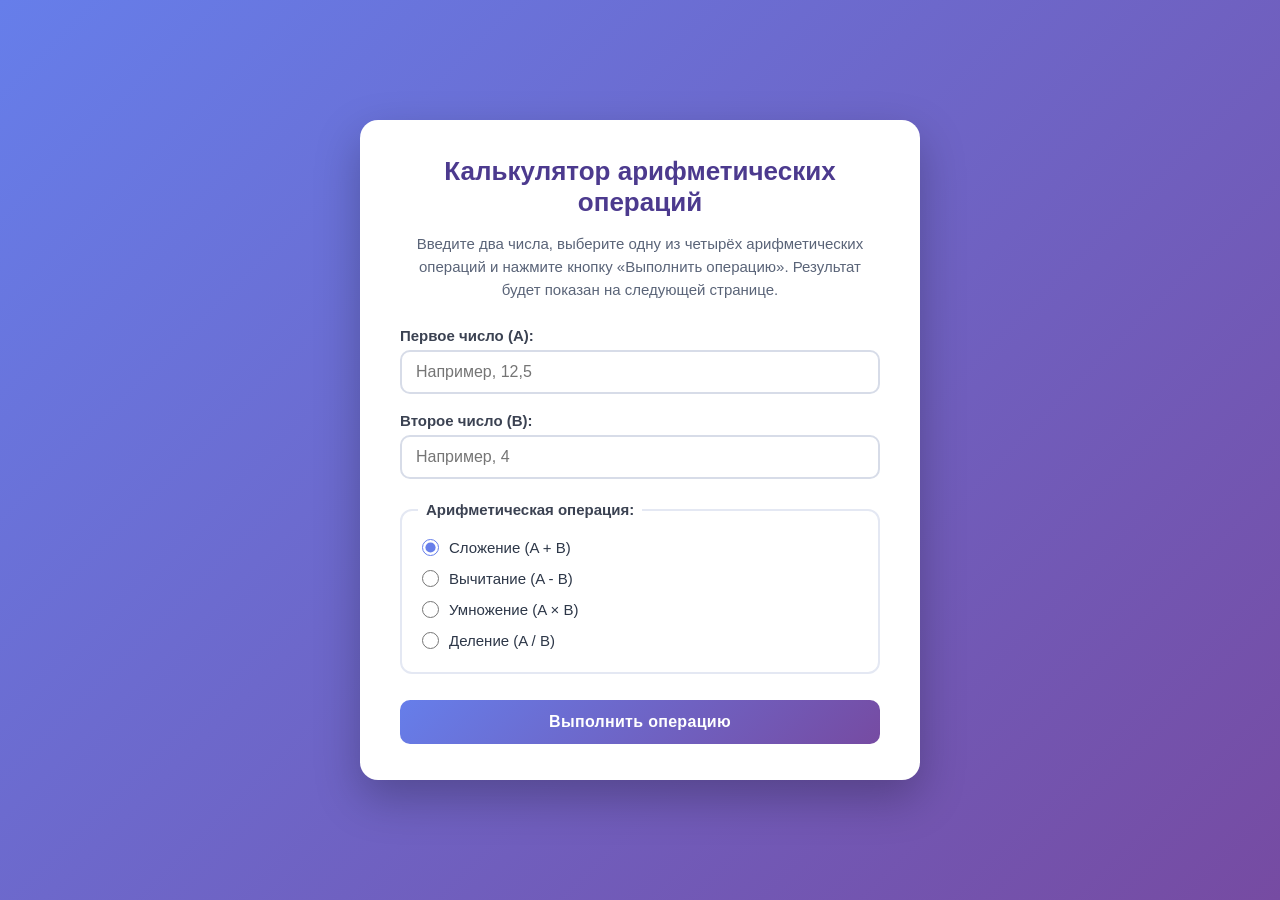
<file: task3/index.html>
<!DOCTYPE html>
<html lang="ru">
<head>
    <meta charset="UTF-8">
    <meta name="viewport" content="width=device-width, initial-scale=1.0">
    <title>Калькулятор — ввод данных</title>
    <link rel="stylesheet" href="style.css">
</head>
<body>
    <main class="card">
        <h1 class="page-title">Калькулятор арифметических операций</h1>

        <p class="description">
            Введите два числа, выберите одну из четырёх арифметических операций
            и нажмите кнопку «Выполнить операцию». Результат будет показан на
            следующей странице.
        </p>

        <form id="calcForm" action="result.html" method="get">

            <div class="field">
                <label for="a">Первое число (A):</label>
                <input type="text" id="a" name="a" placeholder="Например, 12,5" autocomplete="off">
            </div>

            <div class="field">
                <label for="b">Второе число (B):</label>
                <input type="text" id="b" name="b" placeholder="Например, 4" autocomplete="off">
            </div>

            <fieldset class="operations">
                <legend>Арифметическая операция:</legend>

                <label class="radio">
                    <input type="radio" name="op" value="add" checked>
                    <span>Сложение (A + B)</span>
                </label>

                <label class="radio">
                    <input type="radio" name="op" value="sub">
                    <span>Вычитание (A - B)</span>
                </label>

                <label class="radio">
                    <input type="radio" name="op" value="mul">
                    <span>Умножение (A × B)</span>
                </label>

                <label class="radio">
                    <input type="radio" name="op" value="div">
                    <span>Деление (A / B)</span>
                </label>
            </fieldset>

            <button type="submit" class="submit-btn">Выполнить операцию</button>
        </form>
    </main>

    <script src="script.js"></script>
</body>
</html>
</file>
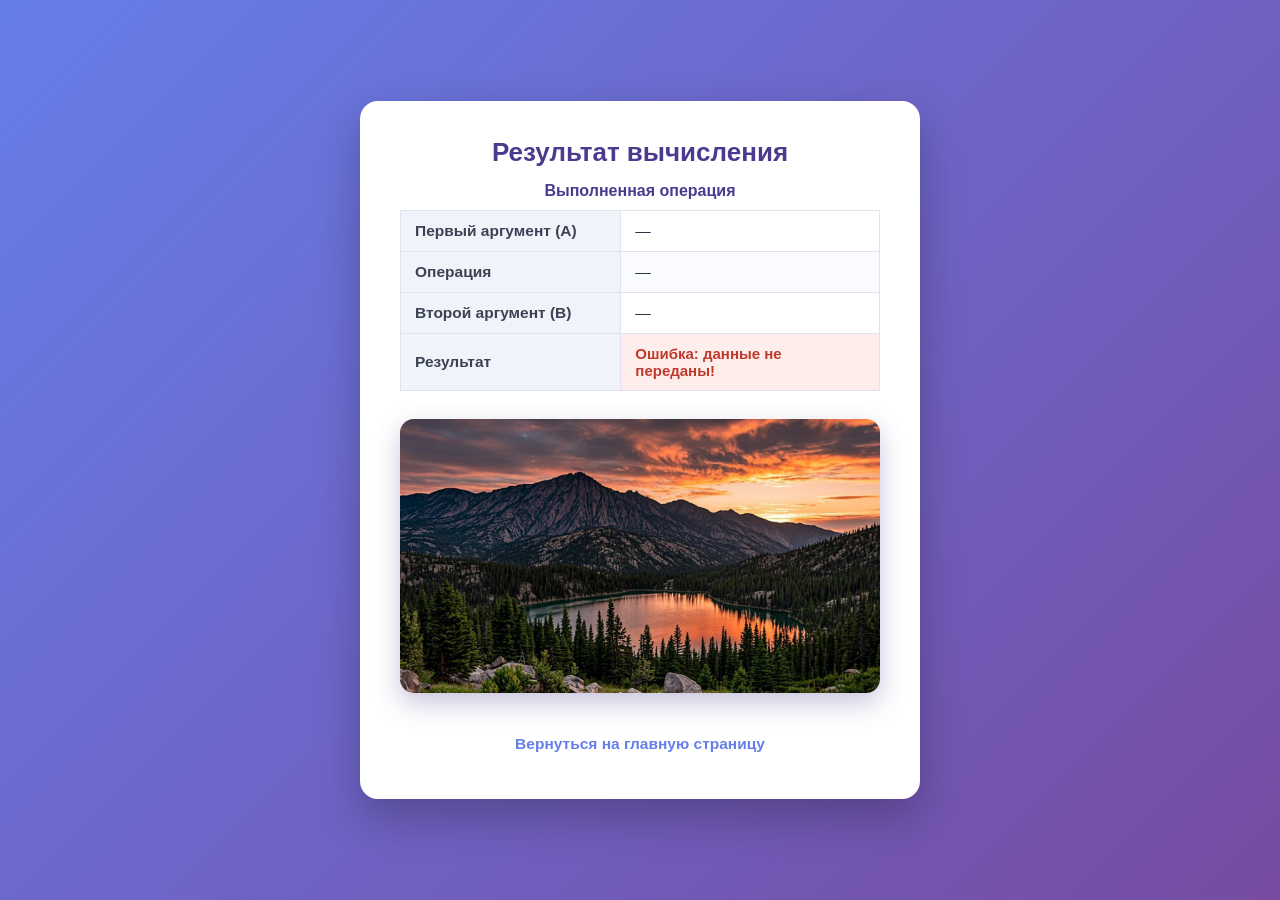
<file: task3/result.html>
<!DOCTYPE html>
<html lang="ru">
<head>
    <meta charset="UTF-8">
    <meta name="viewport" content="width=device-width, initial-scale=1.0">
    <title>Калькулятор — результат</title>
    <link rel="stylesheet" href="style.css">
</head>
<body>
    <main class="card">
        <h1 class="page-title">Результат вычисления</h1>

        <table id="resultTable" class="result-table">
            <caption>Выполненная операция</caption>
            <tr>
                <th>Первый аргумент (A)</th>
                <td id="argA">—</td>
            </tr>
            <tr>
                <th>Операция</th>
                <td id="operation">—</td>
            </tr>
            <tr>
                <th>Второй аргумент (B)</th>
                <td id="argB">—</td>
            </tr>
            <tr class="result-row">
                <th>Результат</th>
                <td id="resultValue">—</td>
            </tr>
        </table>

        <figure class="photo-block">
            <img src="photo.png" alt="Моя любимая фотография — горы на закате" class="photo">
        </figure>

        <a href="index.html" class="back-link">Вернуться на главную страницу</a>
    </main>

    <script src="script.js"></script>
</body>
</html>
</file>
<file: task3/style.css>
* {
    margin: 0;
    padding: 0;
    box-sizing: border-box;
}

body {
    min-height: 100vh;
    font-family: "Segoe UI", Arial, Verdana, sans-serif;
    color: #2d3748;
    background: linear-gradient(135deg, #667eea 0%, #764ba2 100%);
    display: flex;
    align-items: center;
    justify-content: center;
    padding: 24px 12px;
}

.card {
    width: 100%;
    max-width: 560px;
    background: #ffffff;
    border-radius: 18px;
    box-shadow: 0 18px 45px rgba(0, 0, 0, 0.25);
    padding: 36px 40px;
}

.page-title {
    font-size: 26px;
    text-align: center;
    color: #4c3a8e;
    margin-bottom: 14px;
}

.description {
    font-size: 15px;
    line-height: 1.55;
    text-align: center;
    color: #5a6478;
    margin-bottom: 26px;
}

.field {
    margin-bottom: 18px;
}

.field label {
    display: block;
    font-weight: 600;
    font-size: 15px;
    margin-bottom: 6px;
    color: #3b4252;
}

.field input[type="text"] {
    width: 100%;
    padding: 11px 14px;
    font-size: 16px;
    border: 2px solid #d7dce8;
    border-radius: 10px;
    outline: none;
    transition: border-color 0.25s, box-shadow 0.25s;
}

.field input[type="text"]:focus {
    border-color: #667eea;
    box-shadow: 0 0 0 4px rgba(102, 126, 234, 0.18);
}

.field .hint {
    display: block;
    font-size: 12.5px;
    color: #8a93a8;
    margin-top: 5px;
}

.operations {
    border: 2px solid #e4e8f3;
    border-radius: 12px;
    padding: 14px 16px 16px;
    margin: 22px 0 26px;
}

.operations legend {
    font-weight: 600;
    font-size: 15px;
    color: #3b4252;
    padding: 0 8px;
}

.radio {
    display: flex;
    align-items: center;
    gap: 10px;
    padding: 7px 4px;
    font-size: 15px;
    cursor: pointer;
    border-radius: 8px;
    transition: background-color 0.2s;
}

.radio:hover {
    background-color: #f1f3fb;
}

.radio input[type="radio"] {
    accent-color: #667eea;
    width: 17px;
    height: 17px;
    cursor: pointer;
}

.submit-btn {
    display: block;
    width: 100%;
    padding: 13px;
    font-size: 16px;
    font-weight: 600;
    color: #ffffff;
    background: linear-gradient(135deg, #667eea 0%, #764ba2 100%);
    border: none;
    border-radius: 10px;
    cursor: pointer;
    letter-spacing: 0.3px;
    transition: transform 0.2s, box-shadow 0.2s, filter 0.2s;
}

.submit-btn:hover {
    transform: translateY(-2px);
    box-shadow: 0 10px 22px rgba(102, 126, 234, 0.45);
    filter: brightness(1.06);
}

.submit-btn:active {
    transform: translateY(0);
}

.result-table {
    width: 100%;
    border-collapse: collapse;
    margin: 6px 0 28px;
    font-size: 15.5px;
}

.result-table caption {
    caption-side: top;
    font-weight: 600;
    color: #4c3a8e;
    padding-bottom: 10px;
    font-size: 16px;
}

.result-table th,
.result-table td {
    border: 1px solid #dfe3ee;
    padding: 11px 14px;
    text-align: left;
}

.result-table th {
    width: 46%;
    background: #f1f3fb;
    color: #3b4252;
    font-weight: 600;
}

.result-table tr:nth-child(even) td {
    background: #fafbff;
}

.result-row td {
    font-weight: 700;
    font-size: 18px;
    color: #2f6f4f;
    background: #eefaf3 !important;
}

.result-row td.error {
    color: #c0392b;
    background: #fdeeec !important;
    font-size: 15px;
    font-weight: 600;
}

.error-message {
    background: #fdeeec;
    border-left: 4px solid #c0392b;
    color: #96281b;
    font-size: 14.5px;
    line-height: 1.5;
    border-radius: 8px;
    padding: 12px 14px;
    margin-bottom: 22px;
}

.photo-block {
    text-align: center;
    margin-bottom: 28px;
}

.photo {
    max-width: 100%;
    border-radius: 14px;
    box-shadow: 0 10px 26px rgba(76, 58, 142, 0.30);
    transition: transform 0.3s;
}

.photo:hover {
    transform: scale(1.02);
}

.photo-block figcaption {
    font-size: 13px;
    color: #8a93a8;
    margin-top: 10px;
    font-style: italic;
}

.back-link {
    display: block;
    text-align: center;
    font-size: 15.5px;
    font-weight: 600;
    color: #667eea;
    text-decoration: none;
    padding: 10px 4px;
    border-radius: 8px;
    transition: color 0.25s, background-color 0.25s;
}

.back-link:hover {
    color: #0e9f8a;
    background-color: #eefaf8;
    text-decoration: underline;
}
</file>
